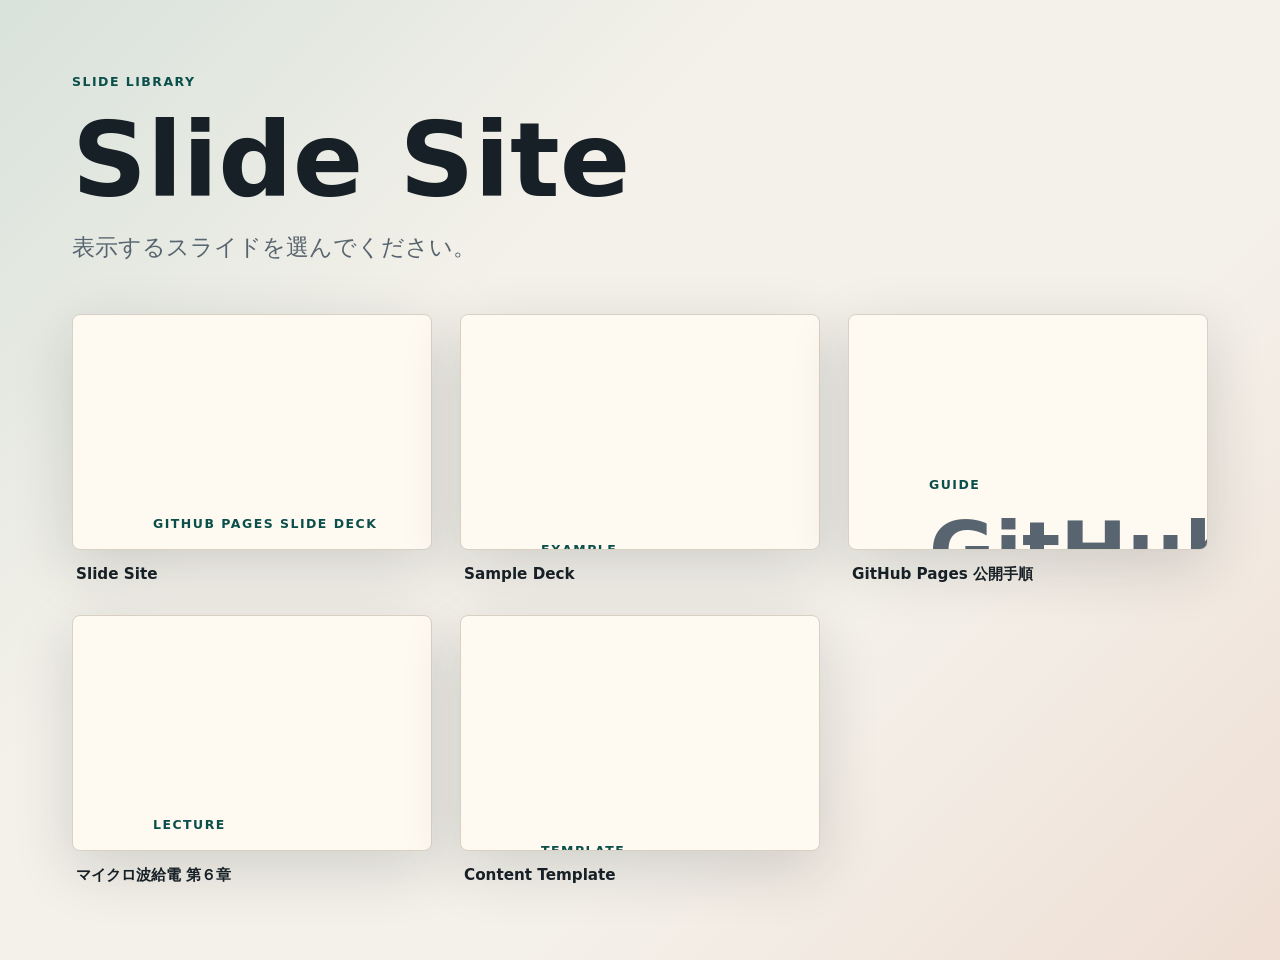
<file: index.html>
<!doctype html>
<html lang="ja">
  <head>
    <meta charset="utf-8" />
    <meta name="viewport" content="width=device-width, initial-scale=1" />
    <meta name="description" content="スライド一覧" />
    <title>Slide Site</title>
    <link rel="stylesheet" href="styles.css" />
  </head>
  <body class="catalog-page">
    <header class="catalog-header">
      <p class="eyebrow">Slide Library</p>
      <h1>Slide Site</h1>
      <p class="catalog-lead">表示するスライドを選んでください。</p>
    </header>

    <main class="catalog">
      <ul class="catalog-grid" id="catalog-grid" aria-label="スライド一覧"></ul>
    </main>

    <script src="catalog.js"></script>
  </body>
</html>
</file>
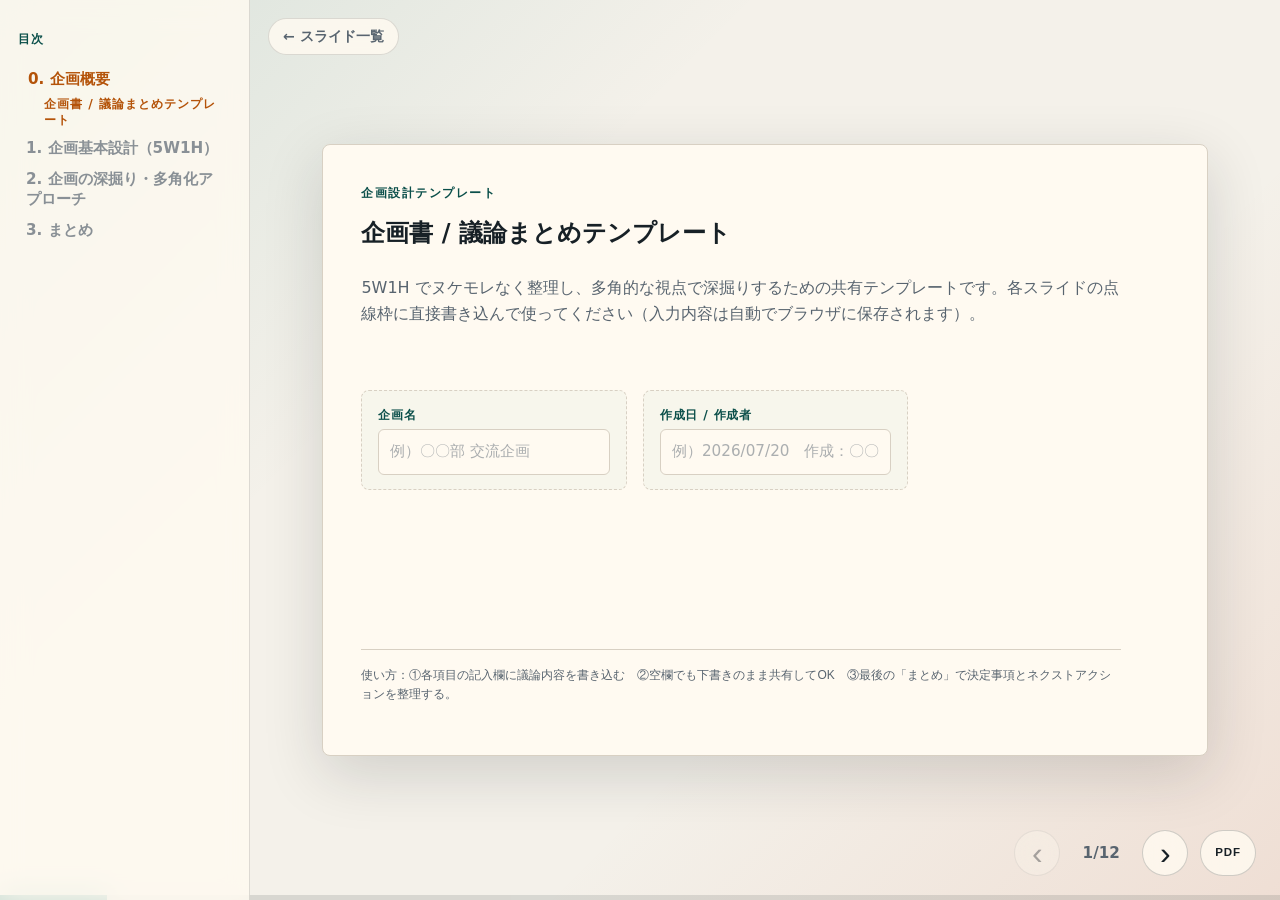
<file: slides/content_template/index.html>
<!doctype html>
<html lang="ja">
  <head>
    <meta charset="utf-8" />
    <meta name="viewport" content="width=device-width, initial-scale=1" />
    <meta name="description" content="企画設計テンプレート（5W1H＋深掘り）" />
    <title>企画設計テンプレート</title>
    <link rel="stylesheet" href="../../styles.css" />
    <style>
      /* ── 記入欄カード ── */
      .fill-card {
        margin-top: 16px;
        padding: 14px 16px;
        border: 1px dashed var(--line);
        border-radius: 8px;
        background: rgba(15, 118, 110, 0.03);
      }
      .fill-label {
        margin: 0 0 4px;
        color: var(--accent-strong);
        font-size: 0.78rem;
        font-weight: 800;
        letter-spacing: 0.06em;
        text-transform: uppercase;
      }
      .fill-hint {
        margin: 0 0 8px;
        color: var(--muted);
        font-size: 0.8rem;
        line-height: 1.5;
      }
      .fill-editable {
        min-height: 46px;
        padding: 9px 11px;
        border: 1px solid var(--line);
        border-radius: 6px;
        background: var(--panel);
        color: var(--ink);
        font-size: 0.95rem;
        line-height: 1.65;
        white-space: pre-wrap;
        outline: none;
      }
      .fill-editable:empty::before {
        content: attr(data-placeholder);
        color: rgba(88, 100, 111, 0.5);
      }
      .fill-editable:focus {
        border-color: var(--accent);
        box-shadow: 0 0 0 3px rgba(15, 118, 110, 0.12);
      }
      .fill-grid-2 {
        display: grid;
        grid-template-columns: 1fr 1fr;
        gap: 16px;
      }
      .slide-toolbar {
        position: absolute;
        top: clamp(16px, 3vw, 40px);
        right: clamp(16px, 3vw, 40px);
        display: flex;
        align-items: center;
        gap: 10px;
      }
      .save-status {
        color: var(--muted);
        font-size: 0.72rem;
        font-weight: 700;
        opacity: 0;
        transition: opacity 300ms ease-out;
      }
      .save-status.show {
        opacity: 1;
      }
      .reset-slide-btn {
        padding: 5px 11px;
        border: 1px solid rgba(23, 32, 38, 0.16);
        border-radius: 999px;
        color: var(--muted);
        background: rgba(255, 250, 241, 0.7);
        font-size: 0.72rem;
        font-weight: 700;
        cursor: pointer;
      }
      .reset-slide-btn:hover {
        color: var(--ink);
        border-color: var(--ink);
      }
      .slide {
        position: relative;
      }
      .header-meta {
        display: grid;
        grid-template-columns: 1fr 1fr;
        gap: 16px;
        margin-top: 30px;
        max-width: 760px;
      }
      .summary-table {
        width: 100%;
        border-collapse: collapse;
        margin-top: 20px;
        font-size: 0.9rem;
      }
      .summary-table th {
        padding: 8px 12px;
        border-bottom: 2px solid var(--accent);
        color: var(--accent-strong);
        text-align: left;
        font-size: 0.78rem;
        letter-spacing: 0.06em;
        text-transform: uppercase;
      }
      .summary-table td {
        padding: 10px 12px;
        border-bottom: 1px solid var(--line);
        vertical-align: top;
      }
      .summary-table td:first-child {
        width: 130px;
        color: var(--accent-strong);
        font-weight: 800;
      }
    </style>
  </head>
  <body class="deck-page">
    <a class="back-link" href="../../">← スライド一覧</a>

    <aside class="toc" aria-label="スライド目次">
      <p class="toc-title">目次</p>
      <ol class="toc-list"></ol>
    </aside>

    <main class="deck" aria-live="polite">

      <!-- ───────── タイトル ───────── -->
      <section class="slide title-slide"
               data-title="企画設計テンプレート"
               data-group="0. 企画概要">
        <p class="eyebrow">企画設計テンプレート</p>
        <h1 class="title">企画書 / 議論まとめテンプレート</h1>
        <p class="lead">5W1H でヌケモレなく整理し、多角的な視点で深掘りするための共有テンプレートです。各スライドの点線枠に直接書き込んで使ってください（入力内容は自動でブラウザに保存されます）。</p>
        <div class="header-meta">
          <div class="fill-card">
            <p class="fill-label">企画名</p>
            <div class="fill-editable" contenteditable="true" data-key="meta_title" data-placeholder="例）〇〇部 交流企画"></div>
          </div>
          <div class="fill-card">
            <p class="fill-label">作成日 / 作成者</p>
            <div class="fill-editable" contenteditable="true" data-key="meta_author" data-placeholder="例）2026/07/20　作成：〇〇"></div>
          </div>
        </div>
        <p class="slide-note">使い方：①各項目の記入欄に議論内容を書き込む　②空欄でも下書きのまま共有してOK　③最後の「まとめ」で決定事項とネクストアクションを整理する。</p>
      </section>

      <!-- ───────── Why ───────── -->
      <section class="slide"
               data-title="Why｜目的・ゴール"
               data-group="1. 企画基本設計（5W1H）">
        <p class="eyebrow">1. 企画基本設計（5W1H） - Why</p>
        <h2 class="title">Why｜目的・ゴール</h2>
        <p class="fill-hint">なぜやるのか、参加者がどう変わるかを言語化します。</p>

        <div class="fill-card">
          <p class="fill-label">背景・課題感</p>
          <p class="fill-hint">なぜ今この企画が必要なのか（現状の課題・きっかけ）</p>
          <div class="fill-editable" contenteditable="true" data-key="why_background" data-placeholder="ここに入力…"></div>
        </div>
        <div class="fill-card">
          <p class="fill-label">ゴール状態</p>
          <p class="fill-hint">参加者・組織が企画を通じてどう変わってほしいか</p>
          <div class="fill-editable" contenteditable="true" data-key="why_goal" data-placeholder="ここに入力…"></div>
        </div>
        <div class="fill-card">
          <p class="fill-label">達成の指標</p>
          <p class="fill-hint">成功したと言える状態（定性・定量どちらでも）</p>
          <div class="fill-editable" contenteditable="true" data-key="why_metric" data-placeholder="ここに入力…"></div>
        </div>
      </section>

      <!-- ───────── What ───────── -->
      <section class="slide"
               data-title="What｜実施内容"
               data-group="1. 企画基本設計（5W1H）">
        <p class="eyebrow">1. 企画基本設計（5W1H） - What</p>
        <h2 class="title">What｜実施内容</h2>
        <p class="fill-hint">具体的に何をするのかを整理します。</p>

        <div class="fill-card">
          <p class="fill-label">インタビューテーマ・切り口</p>
          <div class="fill-editable" contenteditable="true" data-key="what_theme" data-placeholder="ここに入力…"></div>
        </div>
        <div class="fill-card">
          <p class="fill-label">演出・コンテンツ（フック）</p>
          <p class="fill-hint">参加したくなる仕掛け、話題性のある要素</p>
          <div class="fill-editable" contenteditable="true" data-key="what_content" data-placeholder="ここに入力…"></div>
        </div>
        <div class="fill-card">
          <p class="fill-label">具体的な進行内容</p>
          <p class="fill-hint">当日、何をどの順番で行うか（箇条書きでOK）</p>
          <div class="fill-editable" contenteditable="true" data-key="what_flow" data-placeholder="ここに入力…"></div>
        </div>
      </section>

      <!-- ───────── Who ───────── -->
      <section class="slide"
               data-title="Who｜ターゲット・関係者"
               data-group="1. 企画基本設計（5W1H）">
        <p class="eyebrow">1. 企画基本設計（5W1H） - Who</p>
        <h2 class="title">Who｜ターゲット・関係者</h2>
        <p class="fill-hint">対象者、登壇者、運営メンバーの役割を整理します。</p>

        <div class="fill-card">
          <p class="fill-label">対象者（参加してほしい人）</p>
          <div class="fill-editable" contenteditable="true" data-key="who_target" data-placeholder="ここに入力…"></div>
        </div>
        <div class="fill-card">
          <p class="fill-label">登壇者・出演者</p>
          <div class="fill-editable" contenteditable="true" data-key="who_speakers" data-placeholder="ここに入力…"></div>
        </div>
        <div class="fill-card">
          <p class="fill-label">運営メンバーと役割分担</p>
          <p class="fill-hint">誰が何を担当するか（司会・撮影・機材・当日対応 等）</p>
          <div class="fill-editable" contenteditable="true" data-key="who_roles" data-placeholder="ここに入力…"></div>
        </div>
      </section>

      <!-- ───────── When ───────── -->
      <section class="slide"
               data-title="When｜スケジュール"
               data-group="1. 企画基本設計（5W1H）">
        <p class="eyebrow">1. 企画基本設計（5W1H） - When</p>
        <h2 class="title">When｜スケジュール</h2>
        <p class="fill-hint">当日のタイムラインと事前準備の工程を整理します。</p>

        <div class="fill-card">
          <p class="fill-label">当日のタイムライン</p>
          <div class="fill-editable" contenteditable="true" data-key="when_timeline" data-placeholder="例）13:00 受付／13:15 オープニング／…"></div>
        </div>
        <div class="fill-card">
          <p class="fill-label">事前準備の工程</p>
          <p class="fill-hint">いつまでに何を終わらせるか（逆算スケジュール）</p>
          <div class="fill-editable" contenteditable="true" data-key="when_prep" data-placeholder="ここに入力…"></div>
        </div>
        <div class="fill-card">
          <p class="fill-label">重要な締切・マイルストーン</p>
          <div class="fill-editable" contenteditable="true" data-key="when_deadline" data-placeholder="ここに入力…"></div>
        </div>
      </section>

      <!-- ───────── Where ───────── -->
      <section class="slide"
               data-title="Where｜開催形式・場所"
               data-group="1. 企画基本設計（5W1H）">
        <p class="eyebrow">1. 企画基本設計（5W1H） - Where</p>
        <h2 class="title">Where｜開催形式・場所</h2>
        <p class="fill-hint">実施環境と共有ツールを整理します。</p>

        <div class="fill-card">
          <p class="fill-label">実施環境</p>
          <p class="fill-hint">リアル／オンライン／ハイブリッドのいずれか、その理由</p>
          <div class="fill-editable" contenteditable="true" data-key="where_format" data-placeholder="ここに入力…"></div>
        </div>
        <div class="fill-card">
          <p class="fill-label">会場・配信環境の詳細</p>
          <div class="fill-editable" contenteditable="true" data-key="where_venue" data-placeholder="ここに入力…"></div>
        </div>
        <div class="fill-card">
          <p class="fill-label">共有ツール</p>
          <p class="fill-hint">資料・録画・チャット・議事録などの共有手段</p>
          <div class="fill-editable" contenteditable="true" data-key="where_tools" data-placeholder="ここに入力…"></div>
        </div>
      </section>

      <!-- ───────── How ───────── -->
      <section class="slide"
               data-title="How｜運用・手法"
               data-group="1. 企画基本設計（5W1H）">
        <p class="eyebrow">1. 企画基本設計（5W1H） - How</p>
        <h2 class="title">How｜運用・手法</h2>
        <p class="fill-hint">巻き込みの工夫や運用手法を整理します。</p>

        <div class="fill-card">
          <p class="fill-label">巻き込みの工夫</p>
          <p class="fill-hint">当日の盛り上げ方、参加者の主体性を引き出す仕掛け</p>
          <div class="fill-editable" contenteditable="true" data-key="how_engage" data-placeholder="ここに入力…"></div>
        </div>
        <div class="fill-card">
          <p class="fill-label">事前アンケート・ツールの活用</p>
          <div class="fill-editable" contenteditable="true" data-key="how_survey" data-placeholder="ここに入力…"></div>
        </div>
        <div class="fill-card">
          <p class="fill-label">進行マニュアル・役割の伝達方法</p>
          <div class="fill-editable" contenteditable="true" data-key="how_manual" data-placeholder="ここに入力…"></div>
        </div>
      </section>

      <!-- ───────── 視座チェンジ ───────── -->
      <section class="slide"
               data-title="視座チェンジ"
               data-group="2. 企画の深掘り・多角化アプローチ">
        <p class="eyebrow">2. 企画の深掘り・多角化アプローチ</p>
        <h2 class="title">視座チェンジ</h2>
        <p class="fill-hint">立場が違う人それぞれの視点から、企画がどう見えるかを検討します。</p>

        <div class="fill-grid-2">
          <div class="fill-card">
            <p class="fill-label">若手社員視点</p>
            <p class="fill-hint">「自分事」と感じてもらうための仕掛け</p>
            <div class="fill-editable" contenteditable="true" data-key="persp_junior" data-placeholder="ここに入力…"></div>
          </div>
          <div class="fill-card">
            <p class="fill-label">部長陣視点</p>
            <p class="fill-hint">「協力したい」と思ってもらうための仕掛け</p>
            <div class="fill-editable" contenteditable="true" data-key="persp_senior" data-placeholder="ここに入力…"></div>
          </div>
        </div>
        <div class="fill-card">
          <p class="fill-label">温度差を埋める工夫</p>
          <p class="fill-hint">両者の間にギャップがある場合、どう橋渡しするか</p>
          <div class="fill-editable" contenteditable="true" data-key="persp_bridge" data-placeholder="ここに入力…"></div>
        </div>
      </section>

      <!-- ───────── 時間軸 ───────── -->
      <section class="slide"
               data-title="時間軸"
               data-group="2. 企画の深掘り・多角化アプローチ">
        <p class="eyebrow">2. 企画の深掘り・多角化アプローチ</p>
        <h2 class="title">時間軸</h2>
        <p class="fill-hint">イベント前〜後までの流れで、体験がどうつながるかを整理します。</p>

        <div class="fill-card">
          <p class="fill-label">イベント前（告知・巻き込み）</p>
          <div class="fill-editable" contenteditable="true" data-key="time_before" data-placeholder="ここに入力…"></div>
        </div>
        <div class="fill-card">
          <p class="fill-label">イベント当日</p>
          <div class="fill-editable" contenteditable="true" data-key="time_during" data-placeholder="ここに入力…"></div>
        </div>
        <div class="fill-card">
          <p class="fill-label">イベント後（日常への波及）</p>
          <p class="fill-hint">熱量をどう継続させるか、その後のアクション</p>
          <div class="fill-editable" contenteditable="true" data-key="time_after" data-placeholder="ここに入力…"></div>
        </div>
      </section>

      <!-- ───────── リスク対策 ───────── -->
      <section class="slide"
               data-title="リスク対策"
               data-group="2. 企画の深掘り・多角化アプローチ">
        <p class="eyebrow">2. 企画の深掘り・多角化アプローチ</p>
        <h2 class="title">リスク対策</h2>
        <p class="fill-hint">失敗シナリオを想定し、代替案をあらかじめ用意します。</p>

        <div class="fill-card">
          <p class="fill-label">想定される失敗シナリオ</p>
          <p class="fill-hint">例）盛り上がらない、準備不足、参加率が低い 等</p>
          <div class="fill-editable" contenteditable="true" data-key="risk_scenario" data-placeholder="ここに入力…"></div>
        </div>
        <div class="fill-card">
          <p class="fill-label">発生要因</p>
          <div class="fill-editable" contenteditable="true" data-key="risk_cause" data-placeholder="ここに入力…"></div>
        </div>
        <div class="fill-card">
          <p class="fill-label">代替案（Plan B）</p>
          <div class="fill-editable" contenteditable="true" data-key="risk_planb" data-placeholder="ここに入力…"></div>
        </div>
      </section>

      <!-- ───────── ROI ───────── -->
      <section class="slide"
               data-title="投資対効果（ROI）"
               data-group="2. 企画の深掘り・多角化アプローチ">
        <p class="eyebrow">2. 企画の深掘り・多角化アプローチ</p>
        <h2 class="title">投資対効果（ROI）</h2>
        <p class="fill-hint">運用工数を抑えつつ、最大の効果を生む工夫を検討します。</p>

        <div class="fill-card">
          <p class="fill-label">かかる工数・コスト</p>
          <div class="fill-editable" contenteditable="true" data-key="roi_cost" data-placeholder="ここに入力…"></div>
        </div>
        <div class="fill-card">
          <p class="fill-label">想定される効果</p>
          <p class="fill-hint">士気向上・関係構築など、得られるリターン</p>
          <div class="fill-editable" contenteditable="true" data-key="roi_effect" data-placeholder="ここに入力…"></div>
        </div>
        <div class="fill-card">
          <p class="fill-label">工数を抑える工夫</p>
          <div class="fill-editable" contenteditable="true" data-key="roi_efficiency" data-placeholder="ここに入力…"></div>
        </div>
      </section>

      <!-- ───────── まとめ ───────── -->
      <section class="slide"
               data-title="まとめ・ネクストアクション"
               data-group="3. まとめ">
        <p class="eyebrow">3. まとめ</p>
        <h2 class="title">まとめ・ネクストアクション</h2>
        <p class="fill-hint">議論の結論と、次にやることを整理します。</p>

        <div class="fill-card">
          <p class="fill-label">決定事項サマリー</p>
          <div class="fill-editable" contenteditable="true" data-key="summary_decided" data-placeholder="ここに入力…"></div>
        </div>
        <div class="fill-card">
          <p class="fill-label">未決事項・持ち越しポイント</p>
          <div class="fill-editable" contenteditable="true" data-key="summary_pending" data-placeholder="ここに入力…"></div>
        </div>

        <table class="summary-table">
          <thead>
            <tr>
              <th>アクション</th>
              <th>担当</th>
              <th>期限</th>
            </tr>
          </thead>
          <tbody>
            <tr>
              <td><div class="fill-editable" contenteditable="true" data-key="action1_task" data-placeholder="やること"></div></td>
              <td><div class="fill-editable" contenteditable="true" data-key="action1_owner" data-placeholder="担当者"></div></td>
              <td><div class="fill-editable" contenteditable="true" data-key="action1_due" data-placeholder="〆切"></div></td>
            </tr>
            <tr>
              <td><div class="fill-editable" contenteditable="true" data-key="action2_task" data-placeholder="やること"></div></td>
              <td><div class="fill-editable" contenteditable="true" data-key="action2_owner" data-placeholder="担当者"></div></td>
              <td><div class="fill-editable" contenteditable="true" data-key="action2_due" data-placeholder="〆切"></div></td>
            </tr>
            <tr>
              <td><div class="fill-editable" contenteditable="true" data-key="action3_task" data-placeholder="やること"></div></td>
              <td><div class="fill-editable" contenteditable="true" data-key="action3_owner" data-placeholder="担当者"></div></td>
              <td><div class="fill-editable" contenteditable="true" data-key="action3_due" data-placeholder="〆切"></div></td>
            </tr>
          </tbody>
        </table>
        <p class="slide-note">このテンプレートの入力内容はブラウザのローカルストレージに自動保存されます（このPC・このブラウザのみ）。チームで共有する際は、スクリーンショットまたはコピー＆ペーストで別ドキュメントに転記してください。</p>
      </section>

    </main>

    <nav class="controls" aria-label="Slide controls">
      <button class="control" type="button" data-action="prev" aria-label="Previous slide">‹</button>
      <span class="counter" aria-label="Slide count">
        <span id="current-slide">1</span>/<span id="total-slides">1</span>
      </span>
      <button class="control" type="button" data-action="next" aria-label="Next slide">›</button>
    </nav>

    <div class="progress" aria-hidden="true">
      <div class="progress-bar"></div>
    </div>

    <script src="../../script.js"></script>
    <script>
      // ── 記入内容の自動保存（このブラウザ内のみ） ──
      (function () {
        var STORAGE_PREFIX = "content_template_v1:";
        var fields = document.querySelectorAll(".fill-editable[data-key]");

        fields.forEach(function (el) {
          var key = STORAGE_PREFIX + el.dataset.key;
          try {
            var saved = window.localStorage.getItem(key);
            if (saved) el.textContent = saved;
          } catch (e) {
            /* localStorage unavailable: skip restore */
          }

          var timer = null;
          el.addEventListener("input", function () {
            clearTimeout(timer);
            timer = setTimeout(function () {
              try {
                window.localStorage.setItem(key, el.textContent);
              } catch (e) {
                /* ignore */
              }
            }, 400);
          });
        });
      })();
    </script>
  </body>
</html>
</file>
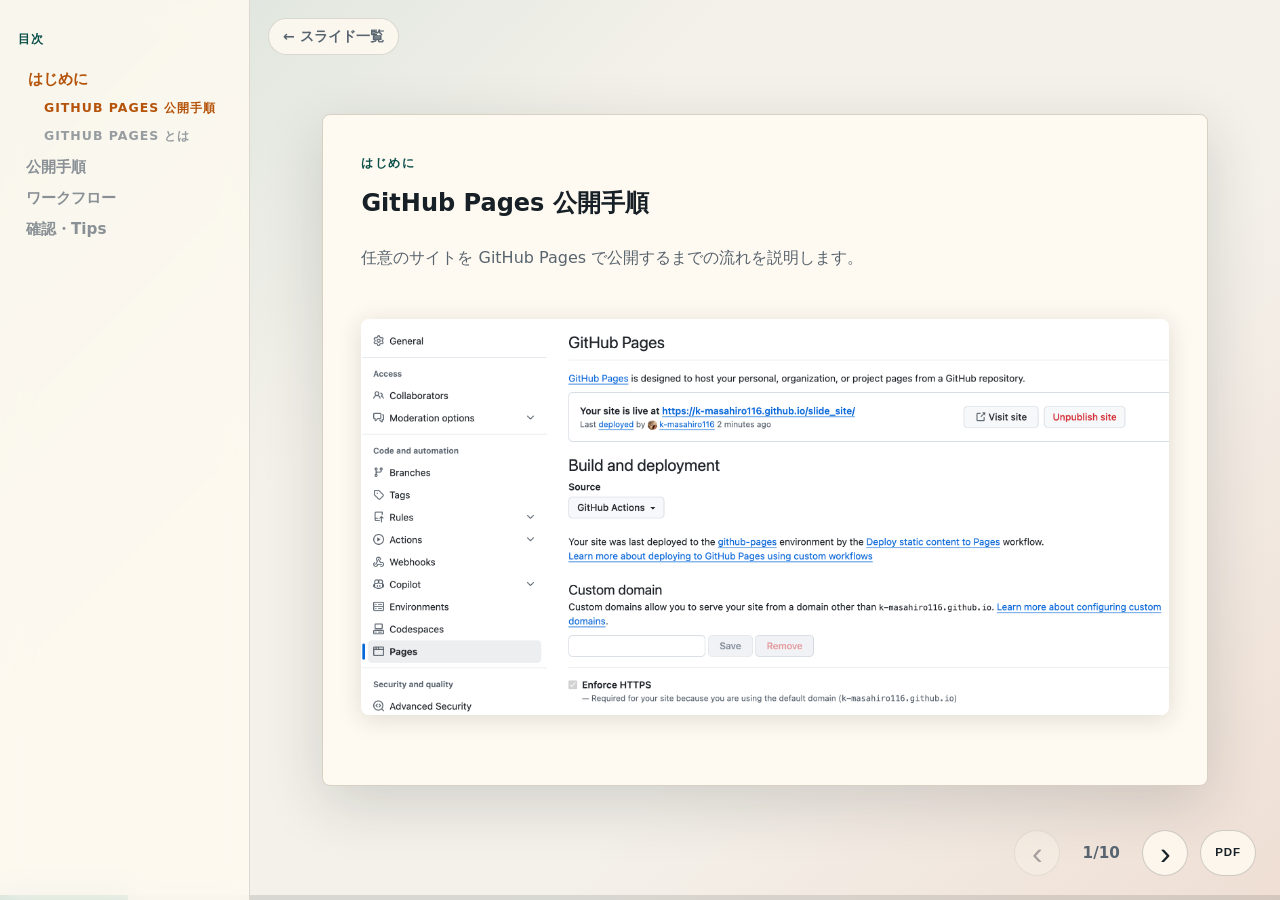
<file: slides/github-pages/index.html>
<!doctype html>
<html lang="ja">
  <head>
    <meta charset="utf-8" />
    <meta name="viewport" content="width=device-width, initial-scale=1" />
    <meta name="description" content="GitHub Pages で任意のサイトを公開する手順" />
    <title>GitHub Pages 公開手順</title>
    <link rel="stylesheet" href="../../styles.css" />
  </head>
  <body class="deck-page">
    <a class="back-link" href="../../">← スライド一覧</a>

    <aside class="toc" aria-label="スライド目次">
      <p class="toc-title">目次</p>
      <ol class="toc-list"></ol>
    </aside>

    <main class="deck" aria-live="polite">
      <section class="slide title-slide" data-title="Title" data-group="はじめに">
        <p class="eyebrow">はじめに</p>
        <h1 class="title">GitHub Pages 公開手順</h1>
        <p class="lead">任意のサイトを GitHub Pages で公開するまでの流れを説明します。</p>
        <div class="image-container">
          <img src="../../images/github_discription.png" alt="GitHub Pages の説明図"
               style="max-width:100%; max-height:400px; border-radius:8px; box-shadow:0 4px 24px rgba(23,32,38,0.14);" />
        </div>
      </section>

      <section class="slide" data-title="Overview" data-group="はじめに">
        <p class="eyebrow">はじめに</p>
        <h2 class="title">GitHub Pages とは</h2>
        <ul>
          <li>GitHub リポジトリから静的サイトを無料で公開できるサービスです。</li>
          <li>HTML / CSS / JavaScript など、ビルド済みのファイルをそのまま配信できます。</li>
          <li>公開 URL は <code>https://&lt;ユーザー名&gt;.github.io/&lt;リポジトリ名&gt;/</code> です。</li>
        </ul>
      </section>

      <section class="slide" data-title="Prepare" data-group="公開手順">
        <p class="eyebrow">公開手順</p>
        <h2 class="title">事前準備</h2>
        <ol>
          <li>GitHub アカウントを作成する</li>
          <li>公開したいサイトのファイルを用意する</li>
          <li>GitHub にリポジトリを作成し、ファイルを push する</li>
        </ol>
        <p>トップページは <code>index.html</code> を置いた場所（通常はリポジトリ root）になります。</p>
      </section>

      <section class="slide" data-title="Branch" data-group="公開手順">
        <p class="eyebrow">公開手順</p>
        <h2 class="title">ブランチから公開</h2>
        <p>ビルド不要の静的サイト向けの簡単な方法です。</p>
        <ol>
          <li>リポジトリの <code>Settings</code> → <code>Pages</code> を開く</li>
          <li><code>Build and deployment</code> で <code>Deploy from a branch</code> を選ぶ</li>
          <li>Branch を <code>main</code>、Folder を <code>/ (root)</code> に設定</li>
          <li><code>Save</code> を押して数分待つ</li>
        </ol>
      </section>

      <section class="slide" data-title="Actions" data-group="公開手順">
        <p class="eyebrow">公開手順</p>
        <h2 class="title">GitHub Actions で公開</h2>
        <p>任意のフォルダ構成や、将来の自動デプロイに向いています。</p>
        <ol>
          <li><code>.github/workflows/</code> にワークフローを追加する</li>
          <li><code>main</code> ブランチへ push する</li>
          <li>Actions の実行が成功すると Pages に反映される</li>
        </ol>
        <p><code>Settings</code> → <code>Pages</code> の Source は <code>GitHub Actions</code> を選びます。</p>
      </section>

      <section class="slide" data-title="Workflow Setup" data-group="ワークフロー">
        <p class="eyebrow">ワークフロー</p>
        <h2 class="title">ワークフローの設定手順</h2>
        <ol>
          <li>リポジトリ root に <code>.github/workflows/</code> フォルダを作成する</li>
          <li>その中に <code>deploy.yml</code>（名前は任意）を作成する</li>
          <li><code>Settings</code> → <code>Pages</code> → <code>Source</code> を <code>GitHub Actions</code> に変更する</li>
          <li>ファイルを <code>main</code> ブランチへ push する</li>
          <li><code>Actions</code> タブで実行状況を確認する</li>
        </ol>
        <p>初回 push 後に自動でジョブが起動し、成功すると Pages に反映されます。</p>
      </section>

      <section class="slide" data-title="Workflow" data-group="ワークフロー">
        <p class="eyebrow">ワークフロー</p>
        <h2 class="title">ワークフロー例</h2>
        <p>リポジトリ全体をそのまま公開する最小構成です。</p>
        <pre><code>name: Deploy static content to Pages

on:
  push:
    branches: ["main"]

permissions:
  contents: read
  pages: write
  id-token: write

jobs:
  deploy:
    runs-on: ubuntu-latest
    steps:
      - uses: actions/checkout@v4
      - uses: actions/configure-pages@v5
      - uses: actions/upload-pages-artifact@v3
        with:
          path: "."
      - uses: actions/deploy-pages@v5</code></pre>
      </section>

      <section class="slide" data-title="Action Versions" data-group="ワークフロー">
        <p class="eyebrow">ワークフロー</p>
        <h2 class="title">@v4 / @v5 の意味</h2>
        <p><code>uses: actions/checkout@v4</code> の <code>@v4</code> は、使用する Action のバージョンを指定するタグです。</p>
        <ul>
          <li>GitHub Actions の各ステップは <strong>Action</strong> と呼ばれる再利用可能な処理単位です。</li>
          <li><code>@v4</code> や <code>@v5</code> はそのメジャーバージョンを示し、破壊的変更が入ると番号が上がります。</li>
          <li>バージョンを固定することで、予期しない挙動の変化を防げます。</li>
          <li><code>@main</code> や <code>@latest</code> で常に最新を使うこともできますが、安定性のためバージョン固定が推奨です。</li>
        </ul>
      </section>

      <section class="slide" data-title="Verify" data-group="確認・Tips">
        <p class="eyebrow">確認・Tips</p>
        <h2 class="title">公開を確認する</h2>
        <ol>
          <li><code>Settings</code> → <code>Pages</code> に表示される URL を開く</li>
          <li>Actions タブでデプロイが <code>success</code> になっているか確認する</li>
          <li>表示が古い場合は、数分待ってから再読み込みする</li>
        </ol>
        <p>更新が反映されないときは、ブラウザのキャッシュを消して確認してください。</p>
      </section>

      <section class="slide" data-title="Tips" data-group="確認・Tips">
        <p class="eyebrow">確認・Tips</p>
        <h2 class="title">よくあるポイント</h2>
        <ul>
          <li>公開対象は静的ファイルのみです（PHP や DB は動きません）。</li>
          <li>リポジトリが Private でも Pages 公開は可能です（プランにより制限あり）。</li>
          <li>サブディレクトリ配信では、リンクや画像パスを相対パスにすると安全です。</li>
          <li>複数デプロイが重なると古い版が表示されることがあります。Actions の最新成功版を確認してください。</li>
        </ul>
      </section>
    </main>

    <nav class="controls" aria-label="Slide controls">
      <button class="control" type="button" data-action="prev" aria-label="Previous slide">‹</button>
      <span class="counter" aria-label="Slide count">
        <span id="current-slide">1</span>/<span id="total-slides">1</span>
      </span>
      <button class="control" type="button" data-action="next" aria-label="Next slide">›</button>
    </nav>

    <div class="progress" aria-hidden="true">
      <div class="progress-bar"></div>
    </div>

    <script src="../../script.js"></script>
  </body>
</html>
</file>
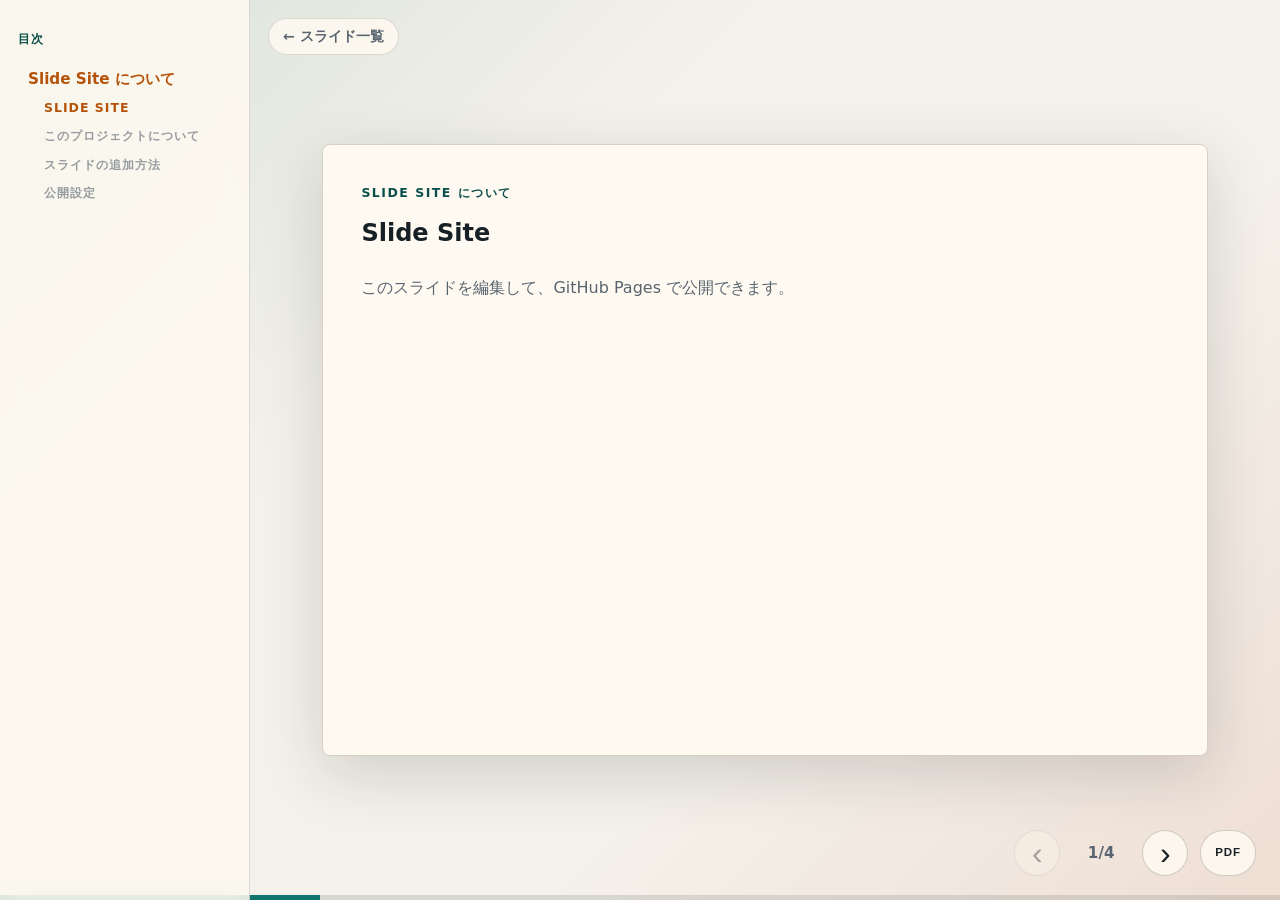
<file: slides/intro/index.html>
<!doctype html>
<html lang="ja">
  <head>
    <meta charset="utf-8" />
    <meta name="viewport" content="width=device-width, initial-scale=1" />
    <meta name="description" content="GitHub Pages slide deck" />
    <title>Slide Site</title>
    <link rel="stylesheet" href="../../styles.css" />
  </head>
  <body class="deck-page">
    <a class="back-link" href="../../">← スライド一覧</a>

    <aside class="toc" aria-label="スライド目次">
      <p class="toc-title">目次</p>
      <ol class="toc-list"></ol>
    </aside>

    <main class="deck" aria-live="polite">
      <section class="slide title-slide" data-title="Title" data-group="Slide Site について">
        <p class="eyebrow">Slide Site について</p>
        <h1 class="title">Slide Site</h1>
        <p class="lead">このスライドを編集して、GitHub Pages で公開できます。</p>
      </section>

      <section class="slide" data-title="Purpose" data-group="Slide Site について">
        <p class="eyebrow">Slide Site について</p>
        <h2 class="title">このプロジェクトについて</h2>
        <ul>
          <li>ビルド不要の静的サイトです。</li>
          <li>GitHub Pages の root 配信でそのまま動きます。</li>
          <li>HTML を編集するだけでスライドを追加できます。</li>
        </ul>
      </section>

      <section class="slide" data-title="Edit" data-group="Slide Site について">
        <p class="eyebrow">Slide Site について</p>
        <h2 class="title">スライドの追加方法</h2>
        <p>
          <code>slides/&lt;名前&gt;/index.html</code> に
          <code>&lt;section class="slide"&gt;</code> を追加してください。
        </p>
        <pre><code>&lt;section class="slide" data-title="New"&gt;
  &lt;h2&gt;新しいスライド&lt;/h2&gt;
  &lt;p&gt;本文を書きます。&lt;/p&gt;
&lt;/section&gt;</code></pre>
      </section>

      <section class="slide" data-title="Publish" data-group="Slide Site について">
        <p class="eyebrow">Slide Site について</p>
        <h2 class="title">公開設定</h2>
        <ol>
          <li>GitHub に push</li>
          <li>Settings -> Pages を開く</li>
          <li>Deploy from a branch / main / root を選択</li>
        </ol>
      </section>
    </main>

    <nav class="controls" aria-label="Slide controls">
      <button class="control" type="button" data-action="prev" aria-label="Previous slide">‹</button>
      <span class="counter" aria-label="Slide count">
        <span id="current-slide">1</span>/<span id="total-slides">1</span>
      </span>
      <button class="control" type="button" data-action="next" aria-label="Next slide">›</button>
    </nav>

    <div class="progress" aria-hidden="true">
      <div class="progress-bar"></div>
    </div>

    <script src="../../script.js"></script>
  </body>
</html>
</file>
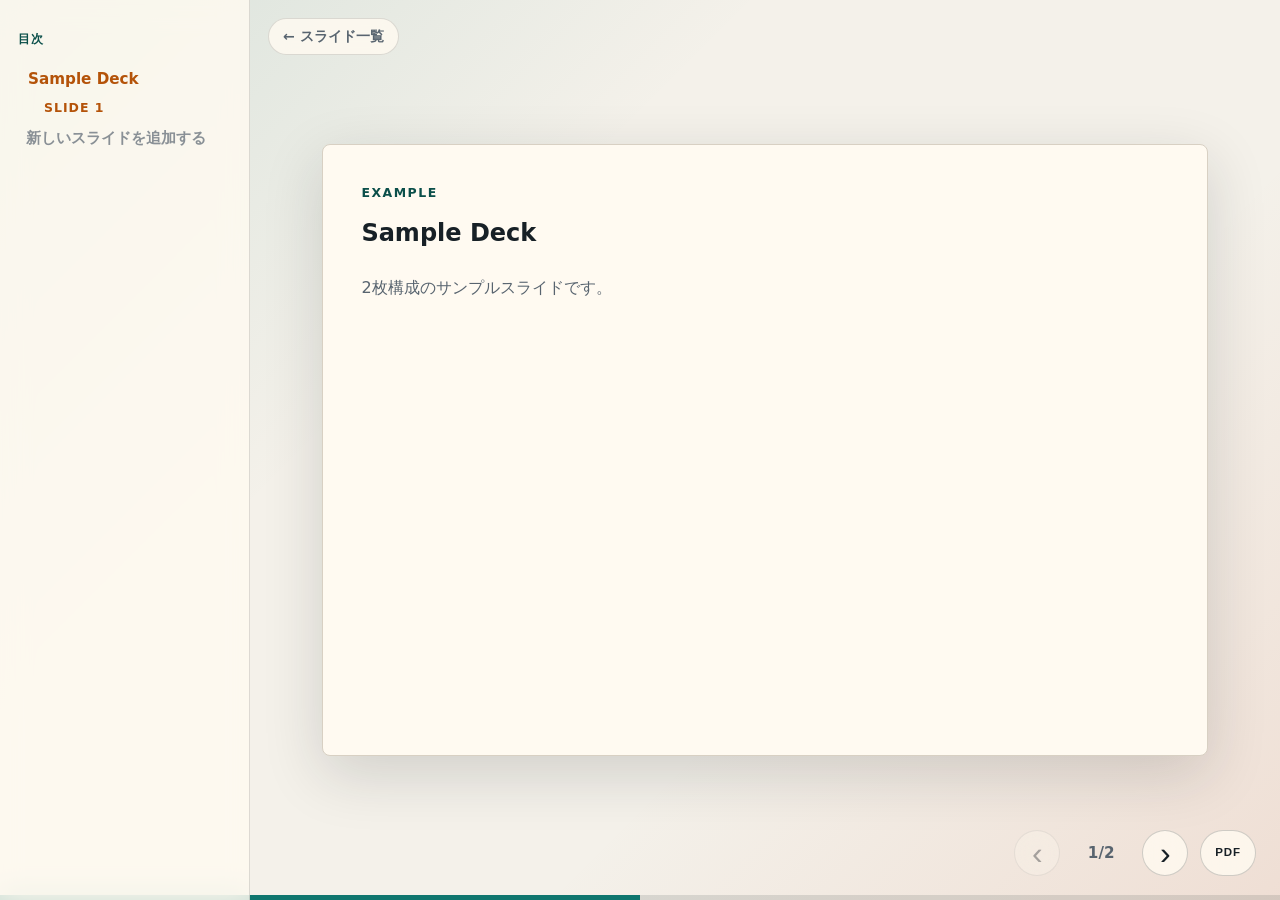
<file: slides/sample/index.html>
<!doctype html>
<html lang="ja">
  <head>
    <meta charset="utf-8" />
    <meta name="viewport" content="width=device-width, initial-scale=1" />
    <meta name="description" content="Sample slide deck" />
    <title>Sample Deck</title>
    <link rel="stylesheet" href="../../styles.css" />
  </head>
  <body class="deck-page">
    <a class="back-link" href="../../">← スライド一覧</a>

    <aside class="toc" aria-label="スライド目次">
      <p class="toc-title">目次</p>
      <ol class="toc-list"></ol>
    </aside>

    <main class="deck" aria-live="polite">
      <section class="slide title-slide" data-title="Sample">
        <p class="eyebrow">Example</p>
        <h1>Sample Deck</h1>
        <p class="lead">2枚構成のサンプルスライドです。</p>
      </section>

      <section class="slide" data-title="Next Steps">
        <p class="eyebrow">Guide</p>
        <h2>新しいスライドを追加する</h2>
        <ol>
          <li><code>slides/</code> 以下にフォルダを作成</li>
          <li><code>index.html</code> にスライドを記述</li>
          <li><code>slides/manifest.json</code> に登録</li>
        </ol>
      </section>
    </main>

    <nav class="controls" aria-label="Slide controls">
      <button class="control" type="button" data-action="prev" aria-label="Previous slide">‹</button>
      <span class="counter" aria-label="Slide count">
        <span id="current-slide">1</span>/<span id="total-slides">1</span>
      </span>
      <button class="control" type="button" data-action="next" aria-label="Next slide">›</button>
    </nav>

    <div class="progress" aria-hidden="true">
      <div class="progress-bar"></div>
    </div>

    <script src="../../script.js"></script>
  </body>
</html>
</file>
<file: styles.css>
:root {
  color-scheme: light;
  --bg: #f4f1ea;
  --ink: #172026;
  --muted: #58646f;
  --accent: #0f766e;
  --accent-strong: #0b4f4a;
  --panel: #fffaf1;
  --line: #d8d0c3;
  --shadow: 0 18px 60px rgba(23, 32, 38, 0.16);
}

* {
  box-sizing: border-box;
}

body {
  min-height: 100vh;
  margin: 0;
  color: var(--ink);
  font-family:
    Inter, ui-sans-serif, system-ui, -apple-system, BlinkMacSystemFont, "Segoe UI",
    sans-serif;
  background:
    linear-gradient(135deg, rgba(15, 118, 110, 0.12), transparent 35%),
    linear-gradient(315deg, rgba(201, 88, 55, 0.12), transparent 34%),
    var(--bg);
}

.back-link {
  position: fixed;
  top: 18px;
  left: calc(250px + 18px);
  z-index: 3;
  padding: 8px 14px;
  border: 1px solid rgba(23, 32, 38, 0.14);
  border-radius: 999px;
  color: var(--muted);
  background: rgba(255, 250, 241, 0.82);
  font-size: 0.88rem;
  font-weight: 700;
  text-decoration: none;
  backdrop-filter: blur(10px);
}

.back-link:hover {
  color: var(--ink);
}

.catalog-page {
  padding: clamp(32px, 6vw, 72px);
}

.catalog-header {
  width: min(100%, 1280px);
  margin: 0 auto clamp(28px, 5vw, 48px);
}

.catalog-header h1 {
  max-width: none;
  font-size: clamp(3.2rem, 10vw, 6.5rem);
}

.catalog-lead {
  margin: 18px 0 0;
  max-width: 640px;
  color: var(--muted);
  font-size: clamp(1.1rem, 2.4vw, 1.45rem);
  line-height: 1.6;
}

.catalog {
  width: min(100%, 1280px);
  margin: 0 auto;
}

.catalog-grid {
  display: grid;
  grid-template-columns: repeat(3, 1fr);
  gap: clamp(18px, 3vw, 28px);
  margin: 0;
  padding: 0;
  list-style: none;
}

.deck-card {
  display: block;
  color: inherit;
  text-decoration: none;
}

.deck-card-cover {
  overflow: hidden;
  border: 1px solid var(--line);
  border-radius: 8px;
  background: var(--panel);
  box-shadow: var(--shadow);
  transition:
    transform 180ms ease-out,
    box-shadow 180ms ease-out;
}

.deck-card-frame {
  container-type: inline-size;
  position: relative;
  aspect-ratio: 1040 / 680;
  overflow: hidden;
}

.deck-card-slide {
  position: absolute;
  top: 0;
  left: 0;
  display: flex;
  flex-direction: column;
  justify-content: center;
  align-items: flex-start;
  width: 1040px;
  height: 680px;
  padding: 80px;
  border: 0;
  border-radius: 0;
  box-shadow: none;
  transform-origin: top left;
  transform: scale(calc(100cqw / 1040px));
}

.deck-card-slide .eyebrow {
  margin-bottom: 18px;
  font-size: 12.48px;
}

.deck-card-slide h1 {
  max-width: 30ch;
  font-size: 80px;
  line-height: 0.96;
}

.deck-card-slide .lead {
  margin-top: 30px;
  max-width: 760px;
  font-size: 32px;
  line-height: 1.65;
}

.deck-card:hover .deck-card-cover,
.deck-card:focus-visible .deck-card-cover {
  transform: translateY(-4px);
  box-shadow: 0 22px 70px rgba(23, 32, 38, 0.2);
}

.deck-card-label {
  display: block;
  margin: 12px 4px 0;
  color: var(--ink);
  font-size: 0.95rem;
  font-weight: 700;
}

.catalog-error {
  color: var(--muted);
  font-size: 1rem;
}

.toc {
  position: fixed;
  top: 0;
  bottom: 0;
  left: 0;
  z-index: 2;
  width: 250px;
  padding: 32px 18px;
  border-right: 1px solid rgba(23, 32, 38, 0.14);
  background: rgba(255, 250, 241, 0.82);
  backdrop-filter: blur(14px);
}

.toc-title {
  margin: 0 0 18px;
  color: var(--accent-strong);
  font-size: 0.78rem;
  font-weight: 800;
  letter-spacing: 0.12em;
  line-height: 1.2;
  text-transform: uppercase;
}

.toc-list {
  display: grid;
  gap: 1px;
  margin: 0;
  padding: 0;
  list-style: none;
}

.toc-section {
  padding: 1px 0;
  overflow: hidden;
}

.toc-summary {
  display: block;
  list-style: none;
  min-height: 28px;
  padding: 4px 8px;
  color: rgba(88, 100, 111, 0.7);
  font-size: 0.95rem;
  font-weight: 800;
  line-height: 1.3;
  cursor: pointer;
}

.toc-summary::marker,
.toc-summary::-webkit-details-marker {
  display: none;
}

.toc-section.is-active > .toc-summary {
  color: #b45309;
  transform: translateX(2px);
}

.toc-link {
  width: calc(100% - 18px);
  min-height: 26px;
  margin-left: 18px;
  padding: 2px 8px 5px;
  border: 0;
  color: rgba(88, 100, 111, 0.62);
  background: transparent;
  font: inherit;
  font-size: 0.78rem;
  font-weight: 700;
  letter-spacing: 0.08em;
  line-height: 1.25;
  text-align: left;
  text-transform: uppercase;
  cursor: pointer;
}

.toc-summary:hover,
.toc-link:hover {
  color: var(--ink);
}

.toc-link.is-active {
  color: #b45309;
}

.deck {
  display: grid;
  min-height: 100vh;
  padding: clamp(24px, 6vw, 72px) clamp(24px, 6vw, 72px)
    clamp(24px, 6vw, 72px) calc(250px + clamp(24px, 6vw, 72px));
  place-items: center;
}

.slide {
  display: none;
  width: min(100%, 1040px);
  min-height: min(68vh, 680px);
  padding: clamp(16px, 3vw, 40px);
  border: 1px solid var(--line);
  border-radius: 8px;
  background: var(--panel);
  box-shadow: var(--shadow);
}

.slide.is-active {
  display: flex;
  flex-direction: column;
  justify-content: flex-start;
  animation: fade-in 180ms ease-out;
}

.title-slide {
  align-items: flex-start;
}

.eyebrow {
  margin: 0 0 18px;
  color: var(--accent-strong);
  font-size: 0.78rem;
  font-weight: 800;
  letter-spacing: 0.12em;
  text-transform: uppercase;
}

.image-container {
  display:flex;
  justify-content:center;
  margin-top:32px;
  margin-left:auto;
  margin-right:auto;
  margin-bottom:32px;
}

h1,
h2 {
  max-width: 40ch;
  margin: 0;
  letter-spacing: 0;
  line-height: 0.96;
}

p,
li {
  max-width: 760px;
  color: var(--muted);
  /* font-size: clamp(1.15rem, 2.5vw, 1.7rem); */
  line-height: 1.65;
}

.lead {
  margin-top: 30px;
  /* font-size: clamp(1.35rem, 3vw, 2rem); */
}

ul,
ol {
  display: grid;
  gap: 18px;
  margin: 34px 0 0;
  padding-left: 1.35em;
}

code {
  border-radius: 5px;
  background: rgba(15, 118, 110, 0.1);
  color: var(--accent-strong);
  font-size: 0.92em;
}

pre {
  max-width: 100%;
  margin: 28px 0 0;
  overflow-x: auto;
  border: 1px solid var(--line);
  border-radius: 8px;
  background: #172026;
  color: #f7efe1;
}

pre code {
  display: block;
  padding: 20px;
  background: transparent;
  color: inherit;
  font-size: clamp(0.82rem, 1.8vw, 1.05rem);
  line-height: 1.55;
}

.controls {
  position: fixed;
  right: 24px;
  bottom: 24px;
  display: flex;
  align-items: center;
  gap: 12px;
}

.control {
  width: 46px;
  height: 46px;
  border: 1px solid rgba(23, 32, 38, 0.2);
  border-radius: 50%;
  color: var(--ink);
  background: rgba(255, 250, 241, 0.82);
  font-size: 2rem;
  line-height: 1;
  cursor: pointer;
  backdrop-filter: blur(10px);
}

.control:disabled {
  cursor: not-allowed;
  opacity: 0.35;
}

.control-pdf {
  width: auto;
  min-width: 46px;
  padding: 0 14px;
  border-radius: 999px;
  font-size: 0.72rem;
  font-weight: 800;
  letter-spacing: 0.08em;
}

.counter {
  min-width: 58px;
  color: var(--muted);
  font-size: 0.95rem;
  font-weight: 700;
  text-align: center;
}

.progress {
  position: fixed;
  right: 0;
  bottom: 0;
  left: 0;
  height: 5px;
  background: rgba(23, 32, 38, 0.12);
}

.progress-bar {
  width: 0;
  height: 100%;
  background: var(--accent);
  transition: width 180ms ease-out;
}

@keyframes fade-in {
  from {
    opacity: 0;
    transform: translateY(6px);
  }

  to {
    opacity: 1;
    transform: translateY(0);
  }
}

@media (max-width: 720px) {
  .back-link {
    top: 12px;
    left: 12px;
  }

  .catalog-page {
    padding: 24px 18px 40px;
  }

  .catalog-grid {
    grid-template-columns: 1fr;
  }

  .toc {
    position: sticky;
    top: 0;
    width: 100%;
    max-height: 34vh;
    padding: 16px 18px;
    overflow-y: auto;
    border-right: 0;
    border-bottom: 1px solid rgba(23, 32, 38, 0.14);
  }

  .toc-title {
    margin-bottom: 10px;
  }

  .toc-list {
    grid-auto-flow: column;
    grid-auto-columns: minmax(108px, 1fr);
    overflow-x: auto;
    padding-bottom: 4px;
  }

  .toc-link {
    min-height: 26px;
    white-space: normal;
  }

  .deck {
    align-items: start;
    padding: 18px;
    padding-bottom: 92px;
  }

  .slide {
    min-height: calc(100vh - 116px);
    padding: 28px;
  }

  h1 {
    font-size: clamp(3.4rem, 18vw, 5.8rem);
  }

  h2 {
    font-size: clamp(2.25rem, 13vw, 3.7rem);
  }
 
  .slide h1 {
    font-size: clamp(2rem, 12vw, 3.5rem);
  }
 
  .slide h2 {
    font-size: clamp(1.6rem, 9vw, 2.6rem);
  }

  .title-slide h1 {
    font-size: clamp(1.4rem, 8vw, 2.5rem);
  }

  .controls {
    right: 16px;
    bottom: 18px;
  }
}

.slide-note {
  margin-top: auto;
  padding-top: 16px;
  font-size: 0.75rem;
  color: var(--muted);
  border-top: 1px solid var(--line);
  font-family: -apple-system, BlinkMacSystemFont, "Segoe UI", Roboto, sans-serif;
  line-height: 1.6;
}
.strong-val {
  font-family: "Georgia", serif;
  font-style: italic;
  font-weight: bold;
  color: #b45309;
}
.image-container {
  display: flex;
  flex-direction: column;
  align-items: center;
  margin-top: 32px;
  margin-left: auto;
  margin-right: auto;
  margin-bottom: 32px;
}

.image-caption {
  margin: 10px 0 0;
  font-size: 0.85rem;
  color: var(--muted);
  text-align: center;
}

/* ── PDF / 印刷用 ── */
@media print {
  @page {
    size: A4 landscape;
    margin: 12mm;
  }

  body {
    min-height: auto;
    background: #fff !important;
    color: #172026;
  }

  .back-link,
  .toc,
  .controls,
  .progress {
    display: none !important;
  }

  .deck {
    display: block;
    min-height: auto;
    padding: 0;
    place-items: unset;
  }

  .slide {
    display: flex !important;
    flex-direction: column;
    justify-content: flex-start;
    width: 100%;
    max-width: none;
    min-height: 0;
    margin: 0 0 8mm;
    padding: 8mm;
    border: 1px solid #d8d0c3;
    border-radius: 0;
    box-shadow: none;
    break-after: page;
    page-break-after: always;
    animation: none;
    overflow: visible;
  }

  .slide:last-child {
    break-after: auto;
    page-break-after: auto;
    margin-bottom: 0;
  }

  .slide img {
    max-height: 140mm !important;
    break-inside: avoid;
    page-break-inside: avoid;
  }
}
</file>
